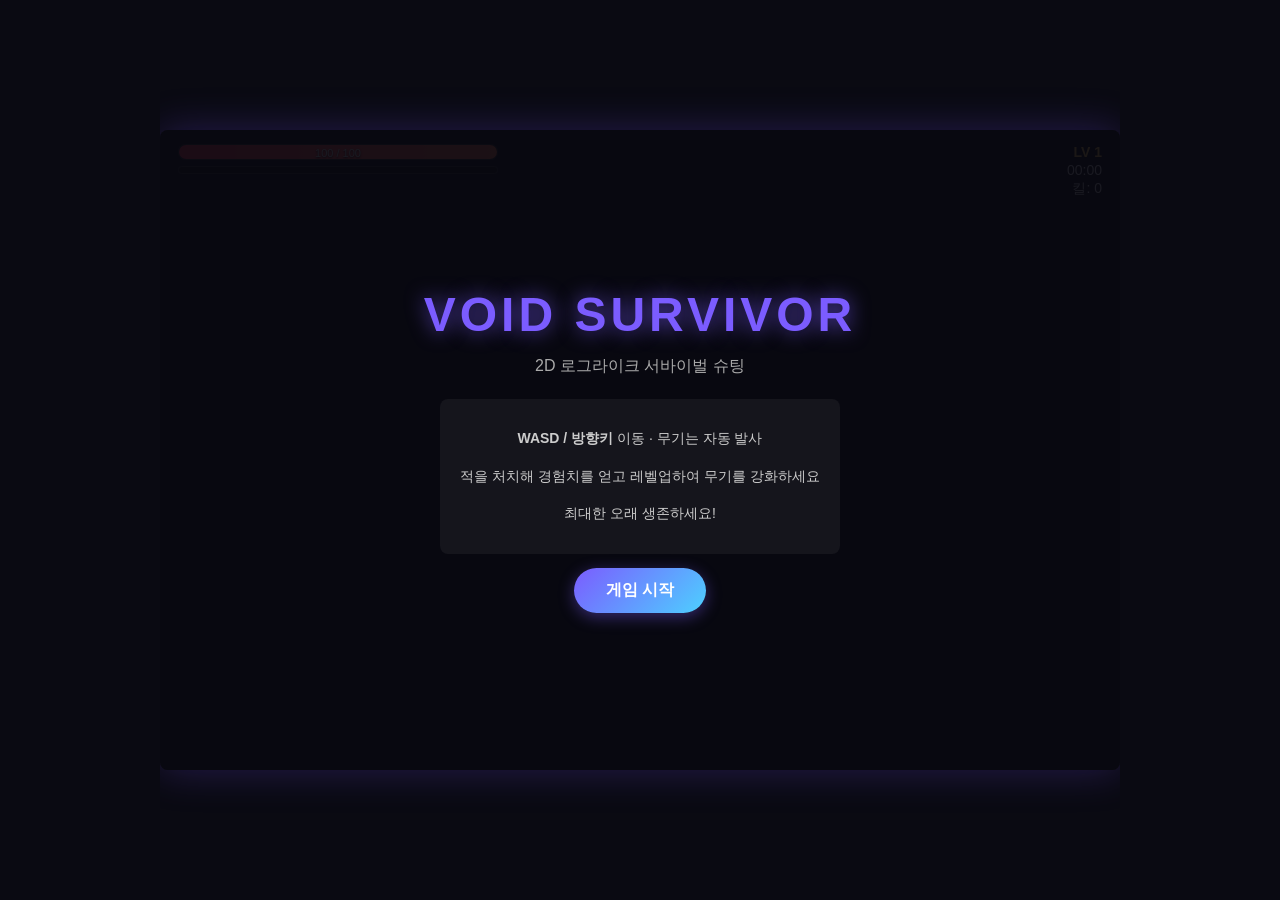
<file: index.html>
<!DOCTYPE html>
<html lang="ko">
<head>
<meta charset="UTF-8">
<meta name="viewport" content="width=device-width, initial-scale=1.0">
<title>VOID SURVIVOR - 2D 로그라이크 슈팅</title>
<link rel="stylesheet" href="style.css">
</head>
<body>
  <div id="game-container">
    <canvas id="game" width="960" height="640"></canvas>

    <div id="hud">
      <div id="hp-bar-wrap">
        <div id="hp-bar"></div>
        <div id="hp-text">100 / 100</div>
      </div>
      <div id="xp-bar-wrap">
        <div id="xp-bar"></div>
      </div>
      <div id="top-right">
        <div id="level">LV 1</div>
        <div id="timer">00:00</div>
        <div id="kills">킬: 0</div>
      </div>
    </div>

    <div id="start-screen" class="overlay">
      <h1>VOID SURVIVOR</h1>
      <p class="sub">2D 로그라이크 서바이벌 슈팅</p>
      <div class="info">
        <p><b>WASD / 방향키</b> 이동 · 무기는 자동 발사</p>
        <p>적을 처치해 경험치를 얻고 레벨업하여 무기를 강화하세요</p>
        <p>최대한 오래 생존하세요!</p>
      </div>
      <button id="start-btn">게임 시작</button>
    </div>

    <div id="levelup-screen" class="overlay hidden">
      <h2>레벨 업!</h2>
      <p class="sub">강화를 선택하세요</p>
      <div id="upgrade-options"></div>
    </div>

    <div id="gameover-screen" class="overlay hidden">
      <h2>게임 오버</h2>
      <p id="final-stats"></p>
      <button id="restart-btn">다시 시작</button>
    </div>
  </div>

  <script src="game.js"></script>
</body>
</html>
</file>
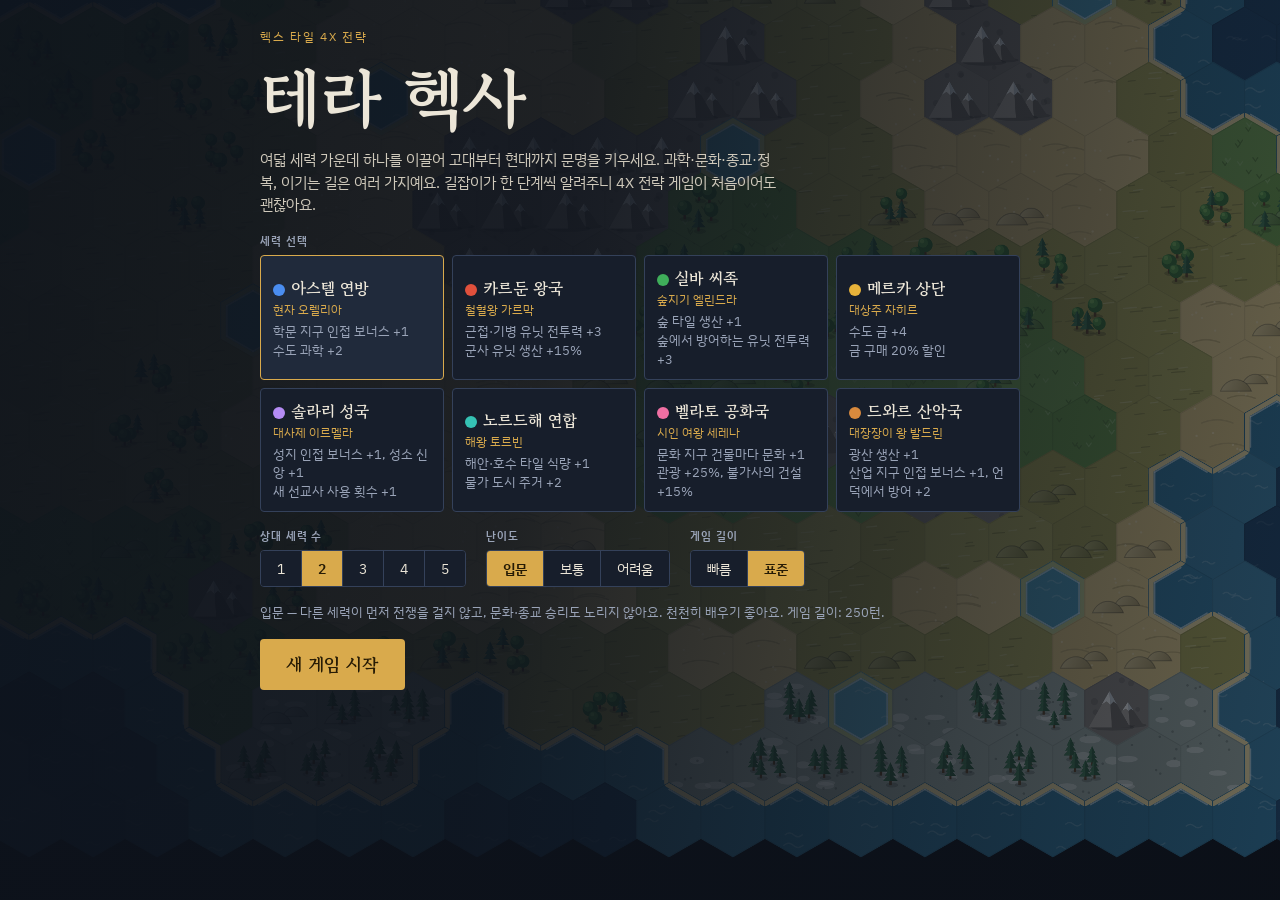
<file: terra-hexa/index.html>
<!DOCTYPE html>
<html lang="ko">
<head>
<meta charset="UTF-8">
<meta name="viewport" content="width=device-width, initial-scale=1, viewport-fit=cover">
<title>테라 헥사</title>
<link rel="stylesheet" href="https://fonts.googleapis.com/css2?family=Gowun+Batang:wght@400;700&family=IBM+Plex+Sans+KR:wght@400;500;600&display=swap">
<link rel="stylesheet" href="style.css">
</head>
<body>
<div id="app">
  <canvas id="map" aria-label="게임 지도"></canvas>

  <div id="top" hidden>
  <header id="topbar">
    <div class="chips" id="yields"></div>
    <button class="research" id="researchChip" type="button"></button>
    <div class="top-right">
      <span id="turnLabel" class="turn"></span>
      <button class="icon-btn" id="btnTech" type="button" title="연구 (T)">🔬<span>연구</span></button>
      <button class="icon-btn" id="btnPolicy" type="button" title="정책">🎭<span>정책</span></button>
      <button class="icon-btn" id="btnRel" type="button" title="종교">🙏<span>종교</span></button>
      <button class="icon-btn" id="btnDiplo" type="button" title="외교 · 승리 현황">🤝<span>외교</span></button>
      <button class="icon-btn" id="btnYield" type="button" title="타일 산출량 표시 (Y)">🔢<span>산출</span></button>
      <button class="icon-btn" id="btnHelp" type="button" title="도움말">❓<span>도움말</span></button>
      <button class="icon-btn" id="btnMenu" type="button" title="메뉴">☰<span>메뉴</span></button>
    </div>
  </header>

  <div id="banner" hidden></div>
  <aside id="advisor" hidden></aside>
  </div>
  <div id="toast" hidden></div>
  <div id="turnFlash" hidden></div>

  <div id="dock" hidden>
    <div class="dock-row">
      <div id="log"></div>
      <div class="dock-side">
        <canvas id="minimap" width="170" height="110"></canvas>
        <button id="nextBtn" type="button"></button>
      </div>
    </div>
    <div id="tileInfo" hidden></div>
    <section id="unitPanel" hidden></section>
  </div>
  <section id="cityPanel" hidden></section>

  <div id="modal" hidden><div class="sheet" role="dialog" aria-modal="true"><div id="modalBody"></div></div></div>

  <div id="setup">
    <div class="setup-inner">
      <p class="eyebrow">헥스 타일 4X 전략</p>
      <h1>테라 헥사</h1>
      <p class="lede">여덟 세력 가운데 하나를 이끌어 고대부터 현대까지 문명을 키우세요. 과학·문화·종교·정복, 이기는 길은 여러 가지예요. 길잡이가 한 단계씩 알려주니 4X 전략 게임이 처음이어도 괜찮아요.</p>
      <div class="field">
        <div class="label">세력 선택</div>
        <div id="factionList" class="factions"></div>
      </div>
      <div class="field row">
        <div>
          <div class="label">상대 세력 수</div>
          <div class="seg" id="segAI"><button type="button" data-v="1">1</button><button type="button" data-v="2" class="on">2</button><button type="button" data-v="3">3</button><button type="button" data-v="4">4</button><button type="button" data-v="5">5</button></div>
        </div>
        <div>
          <div class="label">난이도</div>
          <div class="seg" id="segDiff"><button type="button" data-v="easy" class="on">입문</button><button type="button" data-v="normal">보통</button><button type="button" data-v="hard">어려움</button></div>
        </div>
        <div>
          <div class="label">게임 길이</div>
          <div class="seg" id="segLen"><button type="button" data-v="quick">빠름</button><button type="button" data-v="standard" class="on">표준</button></div>
        </div>
      </div>
      <p class="hint" id="diffHint"></p>
      <div class="setup-actions">
        <button id="btnStart" class="primary" type="button">새 게임 시작</button>
        <button id="btnContinue" class="ghost" type="button" hidden>이어서 하기</button>
      </div>
    </div>
  </div>
</div>
<script src="data.js"></script>
<script src="engine.js"></script>
<script src="ai.js"></script>
<script src="art.js"></script>
<script src="sfx.js"></script>
<script src="ui.js"></script>
</body>
</html>
</file>
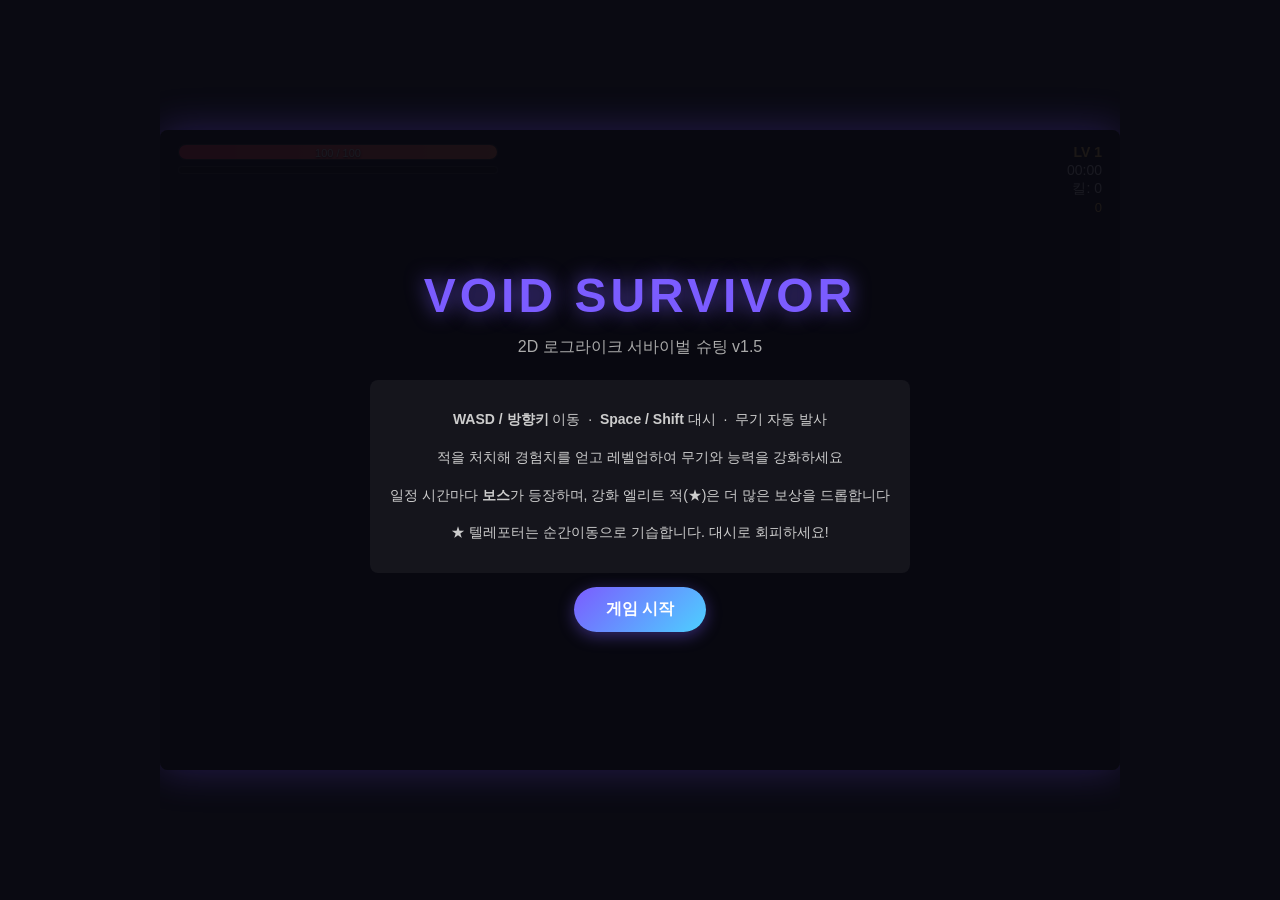
<file: void-survivor/index.html>
<!DOCTYPE html>
<html lang="ko">
<head>
<meta charset="UTF-8">
<meta name="viewport" content="width=device-width, initial-scale=1.0">
<title>VOID SURVIVOR - 2D 로그라이크 슈팅</title>
<link rel="stylesheet" href="style.css">
</head>
<body>
  <div id="game-container">
    <canvas id="game" width="960" height="640"></canvas>

    <div id="hud">
      <div id="hp-bar-wrap">
        <div id="hp-bar"></div>
        <div id="hp-text">100 / 100</div>
      </div>
      <div id="xp-bar-wrap">
        <div id="xp-bar"></div>
      </div>
      <div id="top-right">
        <div id="level">LV 1</div>
        <div id="timer">00:00</div>
        <div id="kills">킬: 0</div>
        <div id="score-hud">0</div>
      </div>
    </div>

    <div id="boss-banner" class="hidden">⚠ 보스 출현! ⚠</div>
    <div id="wave-banner" class="hidden">WAVE 1</div>

    <div id="start-screen" class="overlay">
      <h1>VOID SURVIVOR</h1>
      <p class="sub">2D 로그라이크 서바이벌 슈팅 v1.5</p>
      <div class="info">
        <p><b>WASD / 방향키</b> 이동 &nbsp;·&nbsp; <b>Space / Shift</b> 대시 &nbsp;·&nbsp; 무기 자동 발사</p>
        <p>적을 처치해 경험치를 얻고 레벨업하여 무기와 능력을 강화하세요</p>
        <p>일정 시간마다 <b>보스</b>가 등장하며, 강화 엘리트 적(★)은 더 많은 보상을 드롭합니다</p>
        <p>★ 텔레포터는 순간이동으로 기습합니다. 대시로 회피하세요!</p>
      </div>
      <button id="start-btn">게임 시작</button>
    </div>

    <div id="levelup-screen" class="overlay hidden">
      <h2>레벨 업!</h2>
      <p class="sub">강화를 선택하세요</p>
      <div id="upgrade-options"></div>
    </div>

    <div id="gameover-screen" class="overlay hidden">
      <h2>게임 오버</h2>
      <p id="final-stats"></p>
      <button id="restart-btn">다시 시작</button>
    </div>
  </div>

  <script src="game.js"></script>
</body>
</html>
</file>
<file: style.css>
* { box-sizing: border-box; }

html, body {
  margin: 0;
  padding: 0;
  background: #0a0a12;
  color: #e8e8f0;
  font-family: 'Segoe UI', 'Malgun Gothic', sans-serif;
  height: 100%;
  display: flex;
  align-items: center;
  justify-content: center;
  overflow: hidden;
}

#game-container {
  position: relative;
  width: 960px;
  height: 640px;
  box-shadow: 0 0 40px rgba(120, 80, 255, 0.25);
  border-radius: 8px;
  overflow: hidden;
}

#game {
  background: #11111c;
  display: block;
  cursor: crosshair;
}

#hud {
  position: absolute;
  top: 0; left: 0; right: 0;
  padding: 14px 18px;
  pointer-events: none;
  display: flex;
  flex-direction: column;
  gap: 6px;
}

#hp-bar-wrap, #xp-bar-wrap {
  width: 320px;
  height: 16px;
  background: rgba(0,0,0,0.5);
  border: 1px solid rgba(255,255,255,0.15);
  border-radius: 8px;
  overflow: hidden;
  position: relative;
}

#xp-bar-wrap { height: 8px; width: 320px; }

#hp-bar {
  height: 100%;
  width: 100%;
  background: linear-gradient(90deg, #ff3b5c, #ff7b54);
  transition: width 0.15s ease;
}

#xp-bar {
  height: 100%;
  width: 0%;
  background: linear-gradient(90deg, #4dd0ff, #7b5cff);
  transition: width 0.15s ease;
}

#hp-text {
  position: absolute;
  top: 0; left: 0; right: 0;
  text-align: center;
  font-size: 11px;
  line-height: 16px;
  text-shadow: 0 1px 2px #000;
}

#top-right {
  position: absolute;
  top: 14px;
  right: 18px;
  text-align: right;
  font-size: 14px;
  display: flex;
  flex-direction: column;
  gap: 2px;
  text-shadow: 0 1px 3px #000;
}

#level { font-weight: 700; color: #ffd166; }

.overlay {
  position: absolute;
  top: 0; left: 0; right: 0; bottom: 0;
  background: rgba(8, 8, 16, 0.92);
  display: flex;
  flex-direction: column;
  align-items: center;
  justify-content: center;
  text-align: center;
  gap: 14px;
  padding: 20px;
}

.overlay.hidden { display: none; }

.overlay h1 {
  font-size: 48px;
  margin: 0;
  letter-spacing: 4px;
  color: #7b5cff;
  text-shadow: 0 0 20px rgba(123, 92, 255, 0.7);
}

.overlay h2 {
  font-size: 36px;
  margin: 0;
  color: #ff7b54;
}

.overlay .sub {
  color: #aaa;
  margin: 0 0 8px 0;
}

.overlay .info {
  background: rgba(255,255,255,0.05);
  border-radius: 8px;
  padding: 14px 20px;
  font-size: 14px;
  color: #ccc;
  line-height: 1.7;
}

button {
  background: linear-gradient(135deg, #7b5cff, #4dd0ff);
  color: #fff;
  border: none;
  padding: 12px 32px;
  font-size: 16px;
  font-weight: 700;
  border-radius: 24px;
  cursor: pointer;
  transition: transform 0.1s ease, box-shadow 0.2s ease;
  box-shadow: 0 4px 16px rgba(123, 92, 255, 0.4);
}

button:hover {
  transform: translateY(-2px) scale(1.03);
  box-shadow: 0 6px 22px rgba(123, 92, 255, 0.6);
}

#upgrade-options {
  display: flex;
  gap: 14px;
  flex-wrap: wrap;
  justify-content: center;
  max-width: 720px;
}

.upgrade-card {
  background: rgba(255,255,255,0.06);
  border: 2px solid rgba(123, 92, 255, 0.4);
  border-radius: 12px;
  padding: 18px;
  width: 200px;
  cursor: pointer;
  transition: all 0.15s ease;
  text-align: left;
}

.upgrade-card:hover {
  background: rgba(123, 92, 255, 0.18);
  border-color: #7b5cff;
  transform: translateY(-3px);
}

.upgrade-card .icon { font-size: 28px; }
.upgrade-card .name { font-weight: 700; margin: 8px 0 4px; color: #ffd166; }
.upgrade-card .desc { font-size: 12.5px; color: #bbb; line-height: 1.4; }

#final-stats { color: #ccc; font-size: 15px; line-height: 1.6; }
</file>
<file: terra-hexa/style.css>
/* 레이아웃: 지도가 화면 전체, 그 위에 지도 제작실 느낌의 얇은 패널이 떠 있음 */
:root {
  color-scheme: dark;
  --ink: #0d121b;
  --panel: #171e2b;
  --panel-2: #202a3b;
  --line: #34415a;
  --text: #ece6d8;
  --dim: #9aa4b8;
  --brass: #d9aa4c;
  --brass-ink: #261b05;
  --good: #7bd193;
  --bad: #f07a66;
  --food: #9bd66e;
  --prod: #e79d55;
  --gold: #f2ca52;
  --sci: #6aaef6;
  --cult: #c992f2;
  --font-display: 'Gowun Batang', 'Nanum Myeongjo', 'Apple SD Gothic Neo', serif;
  --font-body: 'IBM Plex Sans KR', 'Apple SD Gothic Neo', 'Malgun Gothic', 'Noto Sans KR', system-ui, sans-serif;
  --gl: max(16px, env(safe-area-inset-left, 0px));
  --gr: max(16px, env(safe-area-inset-right, 0px));
}
* { box-sizing: border-box; }
html, body { height: 100%; }
body { margin: 0; background: var(--ink); color: var(--text); font-family: var(--font-body); font-size: 14px; line-height: 1.5; overflow: hidden; }
button { font: inherit; color: inherit; cursor: pointer; }
button:focus-visible { outline: 2px solid var(--brass); outline-offset: 2px; }
[hidden] { display: none !important; }

#app { position: relative; height: 100%; overflow: hidden; user-select: none; -webkit-user-select: none; }
#map { position: absolute; inset: 0; width: 100%; height: 100%; display: block; touch-action: none; cursor: grab; }

/* ---------- 상단 바 ---------- */
#top { position: absolute; top: 0; left: 0; right: 0; display: flex; flex-direction: column; align-items: flex-start; gap: 8px; pointer-events: none; }
#top > * { pointer-events: auto; }
#topbar { align-self: stretch; display: flex; flex-wrap: wrap; align-items: center; gap: 8px;
  padding: 8px var(--gr) 8px var(--gl); background: linear-gradient(#0d121bf2, #0d121bcc 70%, #0d121b00); pointer-events: none; }
#topbar > * { pointer-events: auto; }
.chips { display: flex; gap: 6px; }
.chip { display: flex; align-items: baseline; gap: 5px; padding: 5px 9px; background: var(--panel); border: 1px solid var(--line); border-radius: 4px; font-variant-numeric: tabular-nums; white-space: nowrap; }
.chip b { font-weight: 600; }
.chip small { color: var(--dim); font-size: 12px; }
.chip.faith b { color: #d9c8ff; }
.chip.sci b { color: var(--sci); } .chip.cult b { color: var(--cult); } .chip.gold b { color: var(--gold); }
.research { flex: 1 1 200px; min-width: 0; max-width: 360px; text-align: left; padding: 5px 10px; background: var(--panel); border: 1px solid var(--line); border-radius: 4px; }
.research.need { border-color: var(--brass); box-shadow: 0 0 0 2px #d9aa4c33; }
.research .r-top { display: flex; justify-content: space-between; gap: 8px; white-space: nowrap; }
.research .r-name { overflow: hidden; text-overflow: ellipsis; }
.research .r-turn { color: var(--dim); font-size: 12px; }
.bar { height: 4px; background: #0008; border-radius: 2px; overflow: hidden; margin-top: 4px; }
.bar i { display: block; height: 100%; background: var(--sci); }
.bar.prod i { background: var(--prod); } .bar.food i { background: var(--food); } .bar.hp i { background: var(--good); }
.top-right { margin-left: auto; display: flex; align-items: center; gap: 6px; }
.turn { font-family: var(--font-display); font-weight: 700; font-size: 15px; white-space: nowrap; padding-right: 4px; text-align: right; line-height: 1.15; }
.turn small { display: block; font-family: var(--font-body); font-weight: 500; font-size: 10.5px; color: var(--brass); letter-spacing: 0.04em; }
.icon-btn { display: flex; flex-direction: column; align-items: center; gap: 0; min-width: 44px; padding: 4px 6px; background: var(--panel); border: 1px solid var(--line); border-radius: 4px; font-size: 15px; line-height: 1.2; }
.icon-btn span { font-size: 10px; color: var(--dim); letter-spacing: 0.02em; }
.icon-btn:hover, .research:hover { background: var(--panel-2); }
.icon-btn.on { border-color: var(--brass); }
.icon-btn.alert { border-color: var(--brass); box-shadow: 0 0 0 2px #d9aa4c33; }

/* ---------- 길잡이 ---------- */
#advisor { margin-left: var(--gl); width: min(300px, calc(100% - var(--gl) - var(--gr))); background: var(--panel); border: 1px solid var(--line); border-radius: 4px; box-shadow: 0 8px 24px #0007; }
#advisor .adv-head { display: flex; align-items: center; gap: 8px; width: 100%; padding: 7px 10px; background: none; border: 0; text-align: left; }
#advisor .adv-head .tag { font-size: 11px; letter-spacing: 0.08em; color: var(--brass); }
#advisor .adv-head .count { margin-left: auto; color: var(--dim); font-size: 12px; font-variant-numeric: tabular-nums; }
#advisor .adv-body { padding: 0 10px 10px; }
#advisor h3 { margin: 0 0 4px; font-family: var(--font-display); font-size: 16px; text-wrap: balance; }
#advisor p { margin: 0; color: #cfc9bb; font-size: 13px; }
#advisor .why { margin-top: 6px; padding-top: 6px; border-top: 1px dashed var(--line); color: var(--dim); font-size: 12px; }

#banner { align-self: center; max-width: calc(100% - 32px); padding: 8px 14px; background: var(--brass); color: var(--brass-ink); font-weight: 600; border-radius: 4px; text-align: center; box-shadow: 0 6px 20px #0008; }
#banner button { margin-left: 10px; background: #0002; border: 1px solid #0004; border-radius: 3px; padding: 2px 8px; color: inherit; }
#toast { position: absolute; top: 38%; left: 50%; z-index: 15; transform: translateX(-50%); max-width: calc(100% - 32px); padding: 7px 14px; background: #000c; border: 1px solid var(--line); border-radius: 4px; text-align: center; pointer-events: none; }

/* ---------- 하단 도크 ---------- */
#dock { position: absolute; left: 0; right: 0; bottom: 0; display: flex; flex-direction: column; gap: 8px; padding: 0 var(--gr) max(12px, env(safe-area-inset-bottom, 0px)) var(--gl); pointer-events: none; }
#dock > * { pointer-events: none; }
.dock-row { display: flex; align-items: flex-end; justify-content: space-between; gap: 10px; }
#log { display: flex; flex-direction: column; gap: 4px; align-items: flex-start; min-width: 0; flex: 1; max-width: 460px; }
.note { pointer-events: auto; max-width: 100%; padding: 4px 9px; background: #0d121bdd; border: 1px solid var(--line); border-left: 3px solid var(--dim); border-radius: 3px; font-size: 12.5px; text-align: left; animation: note-in .25s ease-out; }
.note.good { border-left-color: var(--good); } .note.bad { border-left-color: var(--bad); }
.note.old { opacity: .55; }
@keyframes note-in { from { opacity: 0; transform: translateY(6px); } }
.dock-side { display: flex; flex-direction: column; align-items: flex-end; gap: 8px; pointer-events: auto; }
#minimap { width: 170px; height: 110px; background: #0b0f17; border: 1px solid var(--line); border-radius: 4px; cursor: pointer; }
#nextBtn { min-width: 170px; padding: 12px 18px; background: var(--brass); color: var(--brass-ink); border: 0; border-radius: 4px; font-family: var(--font-display); font-weight: 700; font-size: 17px; box-shadow: 0 6px 18px #0009; }
#nextBtn small { display: block; font-family: var(--font-body); font-weight: 500; font-size: 11px; opacity: .75; }
#nextBtn.todo { background: var(--panel-2); color: var(--text); border: 1px solid var(--brass); }
#nextBtn:disabled { opacity: .6; cursor: wait; }
#nextBtn:hover:not(:disabled) { filter: brightness(1.08); }

#tileInfo { align-self: center; max-width: 100%; padding: 5px 12px; background: #0d121be6; border: 1px solid var(--line); border-radius: 4px; font-size: 12.5px; text-align: center; }
#tileInfo .y-f { color: var(--food); } #tileInfo .y-p { color: var(--prod); } #tileInfo .y-g { color: var(--gold); }
#tileInfo em { font-style: normal; color: var(--dim); }
#tileInfo .pv { color: var(--brass); }

#unitPanel { pointer-events: auto; align-self: flex-start; width: min(560px, 100%); padding: 10px 12px; background: var(--panel); border: 1px solid var(--line); border-radius: 4px; box-shadow: 0 8px 24px #0007; }
.u-head { display: flex; align-items: center; gap: 10px; }
.u-icon { width: 42px; height: 42px; flex: none; }
.u-title { font-family: var(--font-display); font-weight: 700; font-size: 16px; }
.u-stats { color: var(--dim); font-size: 12.5px; font-variant-numeric: tabular-nums; }
.u-close { margin-left: auto; background: none; border: 0; color: var(--dim); font-size: 18px; padding: 4px 8px; }
.u-hint { margin: 6px 0 0; color: #cfc9bb; font-size: 12.5px; }
.acts { display: flex; flex-wrap: wrap; gap: 6px; margin-top: 8px; }
.act { padding: 6px 10px; background: var(--panel-2); border: 1px solid var(--line); border-radius: 4px; font-size: 13px; }
.act kbd { margin-left: 4px; font: inherit; font-size: 11px; color: var(--dim); }
.act.main { background: var(--brass); color: var(--brass-ink); border-color: var(--brass); font-weight: 600; }
.act.main kbd { color: #5a4310; }
.act.danger { color: var(--bad); }
.act:disabled { opacity: .45; cursor: not-allowed; }
.act:hover:not(:disabled) { filter: brightness(1.15); }

/* ---------- 도시 패널 ---------- */
#cityPanel { position: absolute; top: 64px; right: var(--gr); bottom: 200px; width: 350px; display: flex; flex-direction: column; background: var(--panel); border: 1px solid var(--line); border-radius: 4px; box-shadow: 0 8px 24px #0007; overflow: hidden; }
.c-head { display: flex; align-items: center; gap: 8px; padding: 10px 12px; border-bottom: 1px solid var(--line); }
.c-head h2 { margin: 0; font-family: var(--font-display); font-size: 18px; }
.c-head .pop { color: var(--dim); font-size: 13px; }
.c-scroll { overflow-y: auto; padding: 10px 12px 14px; display: flex; flex-direction: column; gap: 12px; overscroll-behavior: contain; }
.c-stats { display: grid; grid-template-columns: repeat(3, 1fr); gap: 6px; }
.stat { padding: 5px 7px; background: var(--panel-2); border-radius: 3px; font-variant-numeric: tabular-nums; }
.stat .k { display: block; font-size: 11px; color: var(--dim); }
.stat .v { font-weight: 600; }
.stat.r .v { color: #d9c8ff; }
.stat.f .v { color: var(--food); } .stat.p .v { color: var(--prod); } .stat.g .v { color: var(--gold); } .stat.s .v { color: var(--sci); } .stat.c .v { color: var(--cult); }
.c-note { margin: 0; font-size: 12.5px; color: #cfc9bb; }
.c-note.warn { color: var(--bad); }
.c-sec h4 { margin: 0 0 6px; font-size: 11px; letter-spacing: 0.08em; color: var(--brass); font-weight: 600; }
.now { padding: 8px 10px; background: var(--panel-2); border-radius: 3px; }
.now .row { display: flex; justify-content: space-between; gap: 8px; }
.now.empty { border: 1px dashed var(--brass); background: none; color: var(--brass); }
.opt { display: grid; grid-template-columns: 28px 1fr auto; align-items: center; gap: 8px; width: 100%; padding: 6px 8px; background: none; border: 1px solid transparent; border-bottom-color: #ffffff0f; text-align: left; }
.opt:hover:not(.locked) { background: var(--panel-2); border-color: var(--line); border-radius: 3px; }
.opt .ico { font-size: 18px; text-align: center; line-height: 1; }
.opt .ico img { width: 28px; height: 28px; display: block; }
.opt .nm { font-weight: 500; }
.opt .ds { display: block; font-size: 11.5px; color: var(--dim); }
.opt .cost { text-align: right; font-size: 12px; color: var(--dim); font-variant-numeric: tabular-nums; white-space: nowrap; }
.opt .cost b { display: block; color: var(--prod); font-weight: 600; }
.opt.cur { border-color: var(--brass); border-radius: 3px; }
.opt.locked { opacity: .5; cursor: default; }
.opt.locked .ds { color: var(--bad); }
.opt-wrap { display: flex; align-items: stretch; }
.opt-wrap .opt { flex: 1; min-width: 0; }
.buy { flex: none; margin: 4px 0 4px 4px; padding: 0 8px; background: none; border: 1px solid var(--line); border-radius: 3px; font-size: 12px; color: var(--gold); white-space: nowrap; }
.buy.faith { color: #d9c8ff; }
.buy:disabled { opacity: .35; cursor: not-allowed; }
.buy:hover:not(:disabled) { background: var(--panel-2); }
details.locked-list summary { cursor: pointer; color: var(--dim); font-size: 12.5px; padding: 4px 0; }

/* ---------- 모달 ---------- */
#modal { position: absolute; inset: 0; display: grid; place-items: center; padding: 16px var(--gr) 16px var(--gl); background: #05080dcc; z-index: 20; }
.sheet { width: min(860px, 100%); max-height: 100%; display: flex; flex-direction: column; background: var(--panel); border: 1px solid var(--line); border-radius: 6px; box-shadow: 0 20px 60px #000a; overflow: hidden; }
#modalBody { display: flex; flex-direction: column; min-height: 0; }
.m-head, .m-foot, .tabs { flex: none; }
.sheet.wide { width: min(1060px, 100%); }
.m-head { display: flex; align-items: center; gap: 10px; padding: 12px 16px; border-bottom: 1px solid var(--line); }
.m-head h2 { margin: 0; font-family: var(--font-display); font-size: 20px; text-wrap: balance; }
.m-head .x { margin-left: auto; background: none; border: 0; font-size: 20px; color: var(--dim); padding: 4px 8px; }
.m-body { flex: 1; min-height: 0; padding: 14px 16px 18px; overflow-y: auto; overscroll-behavior: contain; }
.m-body p { margin: 0 0 10px; max-width: 65ch; }
.m-body h3 { margin: 16px 0 6px; font-family: var(--font-display); font-size: 16px; }
.m-body h3:first-child { margin-top: 0; }
.m-body ul { margin: 0 0 10px; padding-left: 18px; max-width: 68ch; }
.m-body li { margin-bottom: 4px; }
.m-foot { display: flex; flex-wrap: wrap; justify-content: flex-end; gap: 8px; padding: 10px 16px; border-top: 1px solid var(--line); }
.primary { padding: 9px 18px; background: var(--brass); color: var(--brass-ink); border: 0; border-radius: 4px; font-weight: 600; }
.ghost { padding: 9px 18px; background: none; border: 1px solid var(--line); border-radius: 4px; }
.primary:hover { filter: brightness(1.08); } .ghost:hover { background: var(--panel-2); }
.tabs { display: flex; gap: 4px; padding: 8px 16px 0; border-bottom: 1px solid var(--line); overflow-x: auto; }
.tabs button { padding: 7px 12px; background: none; border: 0; border-bottom: 2px solid transparent; color: var(--dim); white-space: nowrap; }
.tabs button.on { color: var(--text); border-bottom-color: var(--brass); }

.tech-scroll { overflow-x: auto; padding-bottom: 6px; }
.tech-grid { display: grid; grid-template-columns: repeat(6, minmax(158px, 1fr)); gap: 8px; min-width: 1000px; align-items: start; }
.tech-col { display: flex; flex-direction: column; gap: 8px; }
.tech-col > h5 { margin: 0; font-size: 11px; letter-spacing: 0.08em; color: var(--dim); font-weight: 600; }
.tech { width: 100%; padding: 8px 9px; background: var(--panel-2); border: 1px solid var(--line); border-radius: 4px; text-align: left; }
.tech .t-name { font-weight: 600; display: flex; justify-content: space-between; gap: 6px; }
.tech .t-cost { color: var(--sci); font-size: 12px; font-weight: 500; white-space: nowrap; }
.tech .t-unlock { display: block; font-size: 12px; color: #cfc9bb; }
.tech .t-boost { display: block; margin-top: 3px; font-size: 11.5px; color: var(--dim); }
.tech .t-boost.got { color: var(--good); }
.tech .t-req { display: block; font-size: 11.5px; color: var(--bad); }
.tech.done { background: none; border-style: dashed; opacity: .7; cursor: default; }
.tech.locked { opacity: .5; cursor: default; }
.tech.avail:hover { border-color: var(--brass); }
.tech.cur { border-color: var(--brass); box-shadow: 0 0 0 2px #d9aa4c33; }

.pol-grid { display: grid; grid-template-columns: repeat(auto-fit, minmax(200px, 1fr)); gap: 10px; }
.pol { padding: 14px; background: var(--panel-2); border: 1px solid var(--line); border-radius: 4px; text-align: left; }
.pol:hover { border-color: var(--brass); }
.pol b { display: block; font-family: var(--font-display); font-size: 17px; margin-bottom: 4px; }
.pol-have { display: flex; flex-wrap: wrap; gap: 6px; margin-top: 6px; }
.pol-have span { padding: 3px 8px; border: 1px solid var(--line); border-radius: 3px; font-size: 12.5px; }

.tbl-wrap { overflow-x: auto; }
table.tbl { width: 100%; border-collapse: collapse; font-variant-numeric: tabular-nums; }
.tbl th { text-align: left; font-size: 11px; letter-spacing: 0.06em; color: var(--dim); font-weight: 600; padding: 4px 8px; border-bottom: 1px solid var(--line); white-space: nowrap; }
.tbl td { padding: 7px 8px; border-bottom: 1px solid #ffffff0f; vertical-align: middle; }
.tbl .dot { display: inline-block; width: 10px; height: 10px; border-radius: 50%; margin-right: 6px; }
.tbl .sub { display: block; font-size: 11.5px; color: var(--dim); }
.tbl button { padding: 4px 10px; background: var(--panel-2); border: 1px solid var(--line); border-radius: 3px; font-size: 12.5px; white-space: nowrap; }
.pill { display: inline-block; padding: 1px 8px; border-radius: 10px; font-size: 12px; border: 1px solid var(--line); }
.pill.war { color: var(--bad); border-color: var(--bad); } .pill.peace { color: var(--good); border-color: #7bd19366; }
.vict { display: grid; grid-template-columns: repeat(auto-fit, minmax(220px, 1fr)); gap: 10px; margin-top: 14px; }
.vict div { padding: 10px; background: var(--panel-2); border-radius: 4px; }
.vict b { font-family: var(--font-display); }
.vict small { display: block; color: var(--dim); }

.gloss { display: grid; grid-template-columns: repeat(auto-fit, minmax(240px, 1fr)); gap: 10px; }
.gloss div { padding: 10px 12px; background: var(--panel-2); border-radius: 4px; }
.gloss b { display: block; margin-bottom: 2px; }
.gloss span { font-size: 13px; color: #cfc9bb; }
.keys { display: grid; grid-template-columns: auto 1fr; gap: 4px 14px; max-width: 520px; }
.keys kbd { padding: 1px 7px; background: var(--panel-2); border: 1px solid var(--line); border-radius: 3px; font: inherit; font-size: 12.5px; white-space: nowrap; }

/* ---------- 시작 화면 ---------- */
#setup { position: absolute; inset: 0; overflow-y: auto; z-index: 30; padding: 28px var(--gr) 28px var(--gl);
  background: linear-gradient(100deg, #0d121bf7 0%, #0d121be8 42%, #0d121b8c 100%); }
.setup-inner { max-width: 760px; margin: 0 auto; display: flex; flex-direction: column; gap: 16px; }
.eyebrow { margin: 0; font-size: 12px; letter-spacing: 0.14em; color: var(--brass); }
#setup h1 { margin: 0; font-family: var(--font-display); font-size: clamp(40px, 9vw, 68px); line-height: 1.05; letter-spacing: -0.01em; }
.lede { margin: 0; max-width: 58ch; color: #cfc9bb; font-size: 15px; }
.field .label { margin-bottom: 6px; font-size: 11px; letter-spacing: 0.08em; color: var(--dim); font-weight: 600; }
.field.row { display: flex; flex-wrap: wrap; gap: 20px; }
.factions { display: grid; grid-template-columns: repeat(auto-fill, minmax(172px, 1fr)); gap: 8px; }
.fac { padding: 10px 12px; background: var(--panel); border: 1px solid var(--line); border-radius: 4px; text-align: left; }
.fac .sw { display: inline-block; width: 12px; height: 12px; border-radius: 50%; margin-right: 6px; vertical-align: -1px; }
.fac b { font-family: var(--font-display); font-size: 16px; }
.fac .ld { color: var(--brass); font-size: 12px; margin-top: 1px; }
.fac span { display: block; margin-top: 3px; font-size: 12.5px; color: var(--dim); }
.fac.on { border-color: var(--brass); background: var(--panel-2); }
.seg { display: inline-flex; border: 1px solid var(--line); border-radius: 4px; overflow: hidden; }
.seg button { padding: 7px 16px; background: var(--panel); border: 0; border-right: 1px solid var(--line); }
.seg button:last-child { border-right: 0; }
.seg button.on { background: var(--brass); color: var(--brass-ink); font-weight: 600; }
.hint { margin: 0; color: var(--dim); font-size: 13px; }
.setup-actions { display: flex; flex-wrap: wrap; gap: 10px; }
.setup-actions .primary { padding: 12px 26px; font-family: var(--font-display); font-size: 18px; font-weight: 700; }
.setup-actions .ghost { padding: 12px 22px; }

/* ---------- 좁은 화면 ---------- */
@media (max-width: 760px) {
  #topbar { gap: 6px; padding-top: 6px; }
  .chips { order: 1; }
  .top-right { order: 2; }
  .research { order: 3; flex-basis: 100%; max-width: none; }
  .icon-btn { min-width: 36px; padding: 4px 5px; }
  .icon-btn span { display: none; }
  .chip { padding: 4px 7px; }
  .chip small { display: none; }
  #minimap { display: none; }
  #nextBtn { min-width: 130px; padding: 10px 14px; font-size: 16px; }
  #log .note:nth-last-child(n+4) { display: none; }
  #cityPanel { top: auto; left: 0; right: 0; bottom: 0; width: auto; height: 58%; border-radius: 8px 8px 0 0; border-width: 1px 0 0; z-index: 10; padding-bottom: env(safe-area-inset-bottom, 0px); }
  .c-head, .c-scroll { padding-left: var(--gl); padding-right: var(--gr); }
  .c-stats { grid-template-columns: repeat(3, 1fr); }
}
@media (prefers-reduced-motion: reduce) { .note { animation: none; } }

#turnFlash { position: absolute; top: 30%; left: 50%; transform: translateX(-50%); z-index: 14; pointer-events: none; padding: 6px 28px; font-family: var(--font-display); font-weight: 700; font-size: 34px; color: var(--text); text-shadow: 0 2px 12px #000c;
  background: linear-gradient(90deg, #0d121b00, #0d121bcc 25%, #0d121bcc 75%, #0d121b00); border-block: 1px solid #d9aa4c88; animation: turn-flash 1.5s ease-out forwards; white-space: nowrap; }
@keyframes turn-flash { 0% { opacity: 0; transform: translateX(-50%) scale(.92); } 15% { opacity: 1; transform: translateX(-50%) scale(1); } 70% { opacity: 1; } 100% { opacity: 0; } }
@media (max-width: 760px) { #setup { background: linear-gradient(180deg, #0d121bf5 0%, #0d121be0 70%, #0d121bb0 100%); } #turnFlash { font-size: 26px; } }
@media (prefers-reduced-motion: reduce) { #turnFlash { animation-duration: .01s; } }
</file>
<file: void-survivor/style.css>
* { box-sizing: border-box; }

html, body {
  margin: 0;
  padding: 0;
  background: #0a0a12;
  color: #e8e8f0;
  font-family: 'Segoe UI', 'Malgun Gothic', sans-serif;
  height: 100%;
  display: flex;
  align-items: center;
  justify-content: center;
  overflow: hidden;
}

#game-container {
  position: relative;
  width: 960px;
  height: 640px;
  box-shadow: 0 0 40px rgba(120, 80, 255, 0.25);
  border-radius: 8px;
  overflow: hidden;
}

#game {
  background: #11111c;
  display: block;
  cursor: crosshair;
}

#hud {
  position: absolute;
  top: 0; left: 0; right: 0;
  padding: 14px 18px;
  pointer-events: none;
  display: flex;
  flex-direction: column;
  gap: 6px;
}

#hp-bar-wrap, #xp-bar-wrap {
  width: 320px;
  height: 16px;
  background: rgba(0,0,0,0.5);
  border: 1px solid rgba(255,255,255,0.15);
  border-radius: 8px;
  overflow: hidden;
  position: relative;
}

#xp-bar-wrap { height: 8px; width: 320px; }

#hp-bar {
  height: 100%;
  width: 100%;
  background: linear-gradient(90deg, #ff3b5c, #ff7b54);
  transition: width 0.15s ease;
}

#xp-bar {
  height: 100%;
  width: 0%;
  background: linear-gradient(90deg, #4dd0ff, #7b5cff);
  transition: width 0.15s ease;
}

#hp-text {
  position: absolute;
  top: 0; left: 0; right: 0;
  text-align: center;
  font-size: 11px;
  line-height: 16px;
  text-shadow: 0 1px 2px #000;
}

#top-right {
  position: absolute;
  top: 14px;
  right: 18px;
  text-align: right;
  font-size: 14px;
  display: flex;
  flex-direction: column;
  gap: 2px;
  text-shadow: 0 1px 3px #000;
}

#level { font-weight: 700; color: #ffd166; }

.overlay {
  position: absolute;
  top: 0; left: 0; right: 0; bottom: 0;
  background: rgba(8, 8, 16, 0.92);
  display: flex;
  flex-direction: column;
  align-items: center;
  justify-content: center;
  text-align: center;
  gap: 14px;
  padding: 20px;
}

.overlay.hidden { display: none; }

.overlay h1 {
  font-size: 48px;
  margin: 0;
  letter-spacing: 4px;
  color: #7b5cff;
  text-shadow: 0 0 20px rgba(123, 92, 255, 0.7);
}

.overlay h2 {
  font-size: 36px;
  margin: 0;
  color: #ff7b54;
}

.overlay .sub {
  color: #aaa;
  margin: 0 0 8px 0;
}

.overlay .info {
  background: rgba(255,255,255,0.05);
  border-radius: 8px;
  padding: 14px 20px;
  font-size: 14px;
  color: #ccc;
  line-height: 1.7;
}

button {
  background: linear-gradient(135deg, #7b5cff, #4dd0ff);
  color: #fff;
  border: none;
  padding: 12px 32px;
  font-size: 16px;
  font-weight: 700;
  border-radius: 24px;
  cursor: pointer;
  transition: transform 0.1s ease, box-shadow 0.2s ease;
  box-shadow: 0 4px 16px rgba(123, 92, 255, 0.4);
}

button:hover {
  transform: translateY(-2px) scale(1.03);
  box-shadow: 0 6px 22px rgba(123, 92, 255, 0.6);
}

#upgrade-options {
  display: flex;
  gap: 14px;
  flex-wrap: wrap;
  justify-content: center;
  max-width: 720px;
}

.upgrade-card {
  background: rgba(255,255,255,0.06);
  border: 2px solid rgba(123, 92, 255, 0.4);
  border-radius: 12px;
  padding: 18px;
  width: 200px;
  cursor: pointer;
  transition: all 0.15s ease;
  text-align: left;
}

.upgrade-card:hover {
  background: rgba(123, 92, 255, 0.18);
  border-color: #7b5cff;
  transform: translateY(-3px);
}

.upgrade-card .icon { font-size: 28px; }
.upgrade-card .name { font-weight: 700; margin: 8px 0 4px; color: #ffd166; }
.upgrade-card .desc { font-size: 12.5px; color: #bbb; line-height: 1.4; }

#final-stats { color: #ccc; font-size: 15px; line-height: 1.6; }

#boss-banner {
  position: absolute;
  top: 60px;
  left: 50%;
  transform: translateX(-50%);
  background: rgba(255, 59, 92, 0.18);
  border: 2px solid #ff3b5c;
  color: #ff7b54;
  font-weight: 700;
  font-size: 20px;
  letter-spacing: 2px;
  padding: 8px 28px;
  border-radius: 8px;
  text-shadow: 0 0 12px rgba(255, 59, 92, 0.8);
  box-shadow: 0 0 24px rgba(255, 59, 92, 0.4);
  pointer-events: none;
  animation: boss-pulse 0.8s ease-in-out infinite;
}

#boss-banner.hidden { display: none; }

@keyframes boss-pulse {
  0%, 100% { opacity: 1; }
  50% { opacity: 0.6; }
}

#wave-banner {
  position: absolute;
  top: 96px;
  left: 50%;
  transform: translateX(-50%);
  color: rgba(255,255,255,0.75);
  font-weight: 700;
  font-size: 16px;
  letter-spacing: 4px;
  pointer-events: none;
  animation: wave-fade 2s ease forwards;
}
#wave-banner.hidden { display: none; }

@keyframes wave-fade {
  0%   { opacity: 0; transform: translateX(-50%) translateY(6px); }
  20%  { opacity: 1; transform: translateX(-50%) translateY(0); }
  70%  { opacity: 1; }
  100% { opacity: 0; }
}

#score-hud {
  color: #ffd166;
  font-size: 13px;
  font-variant-numeric: tabular-nums;
}
</file>
